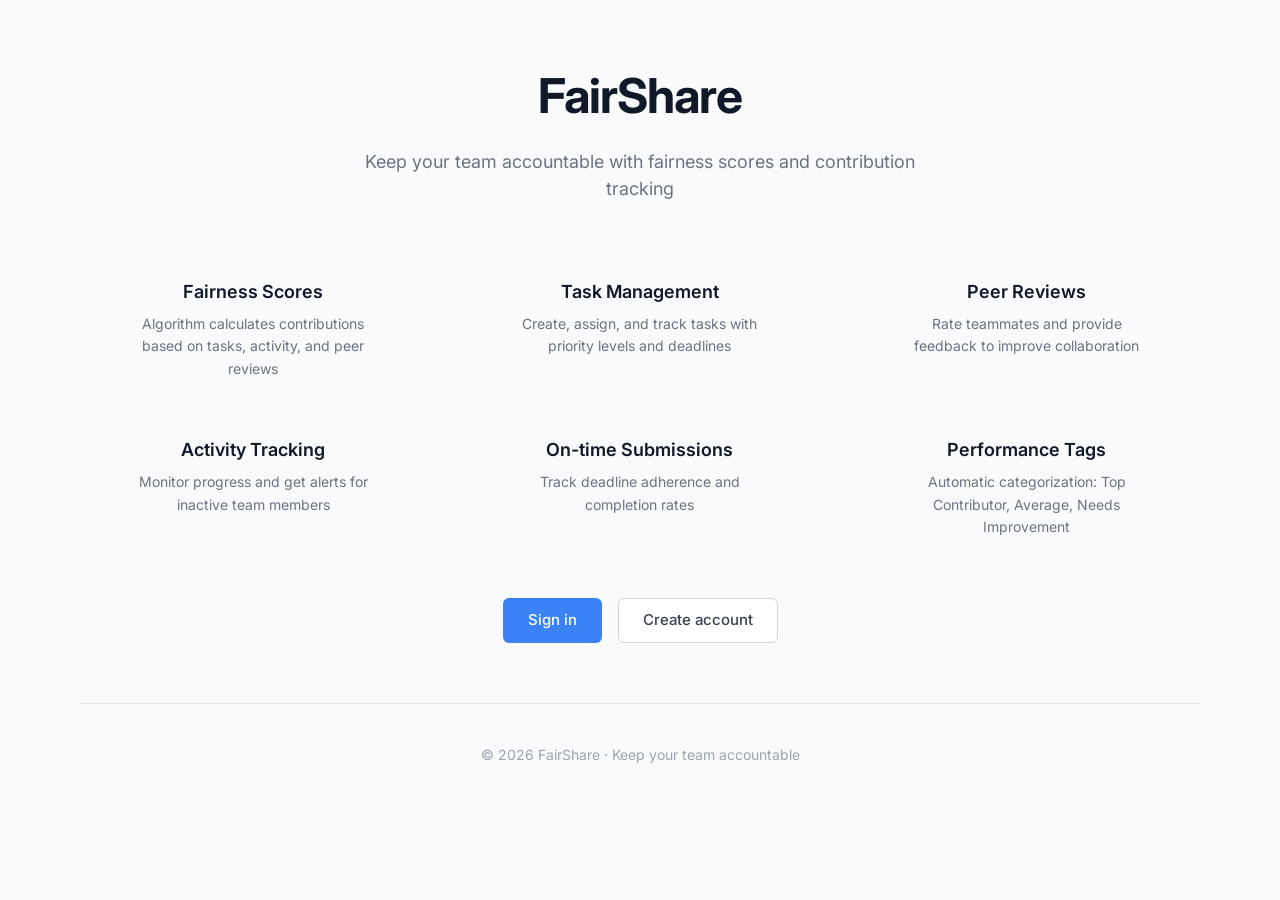
<file: templates/index.html>
<!DOCTYPE html>
<html lang="en">
<head>
    <meta charset="UTF-8">
    <meta name="viewport" content="width=device-width, initial-scale=1.0">
    <title>FairShare - Group Project Accountability</title>
    <link href="https://fonts.googleapis.com/css2?family=Inter:wght@400;500;600;700&display=swap" rel="stylesheet">
    <style>
        * {
            margin: 0;
            padding: 0;
            box-sizing: border-box;
        }
        
        body {
            font-family: 'Inter', -apple-system, BlinkMacSystemFont, sans-serif;
            background: #f9fafb;
            color: #111827;
            line-height: 1.5;
        }
        
        .container {
            min-height: 100vh;
            max-width: 1200px;
            margin: 0 auto;
            padding: 60px 40px;
        }
        
        .header {
            text-align: center;
            margin-bottom: 60px;
        }
        
        .header h1 {
            font-size: 48px;
            font-weight: 700;
            letter-spacing: -0.025em;
            color: #111827;
            margin-bottom: 16px;
        }
        
        .header p {
            font-size: 18px;
            color: #6b7280;
            max-width: 600px;
            margin: 0 auto;
        }
        
        .features-grid {
            display: grid;
            grid-template-columns: repeat(3, 1fr);
            gap: 40px;
            margin-bottom: 60px;
        }
        
        .feature-item {
            text-align: center;
        }
        
        .feature-icon {
            font-size: 40px;
            margin-bottom: 16px;
        }
        
        .feature-item h3 {
            font-size: 18px;
            font-weight: 600;
            color: #111827;
            margin-bottom: 8px;
        }
        
        .feature-item p {
            font-size: 14px;
            color: #6b7280;
            line-height: 1.6;
            max-width: 250px;
            margin: 0 auto;
        }
        
        .actions {
            display: flex;
            gap: 16px;
            justify-content: center;
            margin-bottom: 60px;
        }
        
        .btn {
            padding: 10px 24px;
            border-radius: 6px;
            font-size: 15px;
            font-weight: 500;
            text-decoration: none;
            transition: all 0.15s;
            border: 1px solid transparent;
        }
        
        .btn-primary {
            background: #3b82f6;
            color: white;
        }
        
        .btn-primary:hover {
            background: #2563eb;
        }
        
        .btn-secondary {
            background: white;
            color: #374151;
            border-color: #d1d5db;
        }
        
        .btn-secondary:hover {
            background: #f9fafb;
        }
        
        .footer {
            text-align: center;
            color: #9ca3af;
            font-size: 14px;
            padding-top: 40px;
            border-top: 1px solid #e5e7eb;
        }
        
        @media (max-width: 768px) {
            .container {
                padding: 40px 20px;
            }
            
            .header h1 {
                font-size: 36px;
            }
            
            .features-grid {
                grid-template-columns: 1fr;
                gap: 30px;
            }
            
            .actions {
                flex-direction: column;
                align-items: stretch;
                gap: 12px;
            }
            
            .btn {
                text-align: center;
            }
        }
    </style>
</head>
<body>
    <div class="container">
        <div class="header">
            <h1>FairShare</h1>
            <p>Keep your team accountable with fairness scores and contribution tracking</p>
        </div>
        
        <div class="features-grid">
            <div class="feature-item">
                <div class="feature-icon"></div>
                <h3>Fairness Scores</h3>
                <p>Algorithm calculates contributions based on tasks, activity, and peer reviews</p>
            </div>
            
            <div class="feature-item">
                <div class="feature-icon"></div>
                <h3>Task Management</h3>
                <p>Create, assign, and track tasks with priority levels and deadlines</p>
            </div>
            
            <div class="feature-item">
                <div class="feature-icon"></div>
                <h3>Peer Reviews</h3>
                <p>Rate teammates and provide feedback to improve collaboration</p>
            </div>
            
            <div class="feature-item">
                <div class="feature-icon"></div>
                <h3>Activity Tracking</h3>
                <p>Monitor progress and get alerts for inactive team members</p>
            </div>
            
            <div class="feature-item">
                <div class="feature-icon"></div>
                <h3>On-time Submissions</h3>
                <p>Track deadline adherence and completion rates</p>
            </div>
            
            <div class="feature-item">
                <div class="feature-icon"></div>
                <h3>Performance Tags</h3>
                <p>Automatic categorization: Top Contributor, Average, Needs Improvement</p>
            </div>
        </div>
        
        <div class="actions">
            <a href="/auth/login" class="btn btn-primary">Sign in</a>
            <a href="/auth/register" class="btn btn-secondary">Create account</a>
        </div>
        
        <div class="footer">
            © 2026 FairShare · Keep your team accountable
        </div>
    </div>
</body>
</html>
</file>
